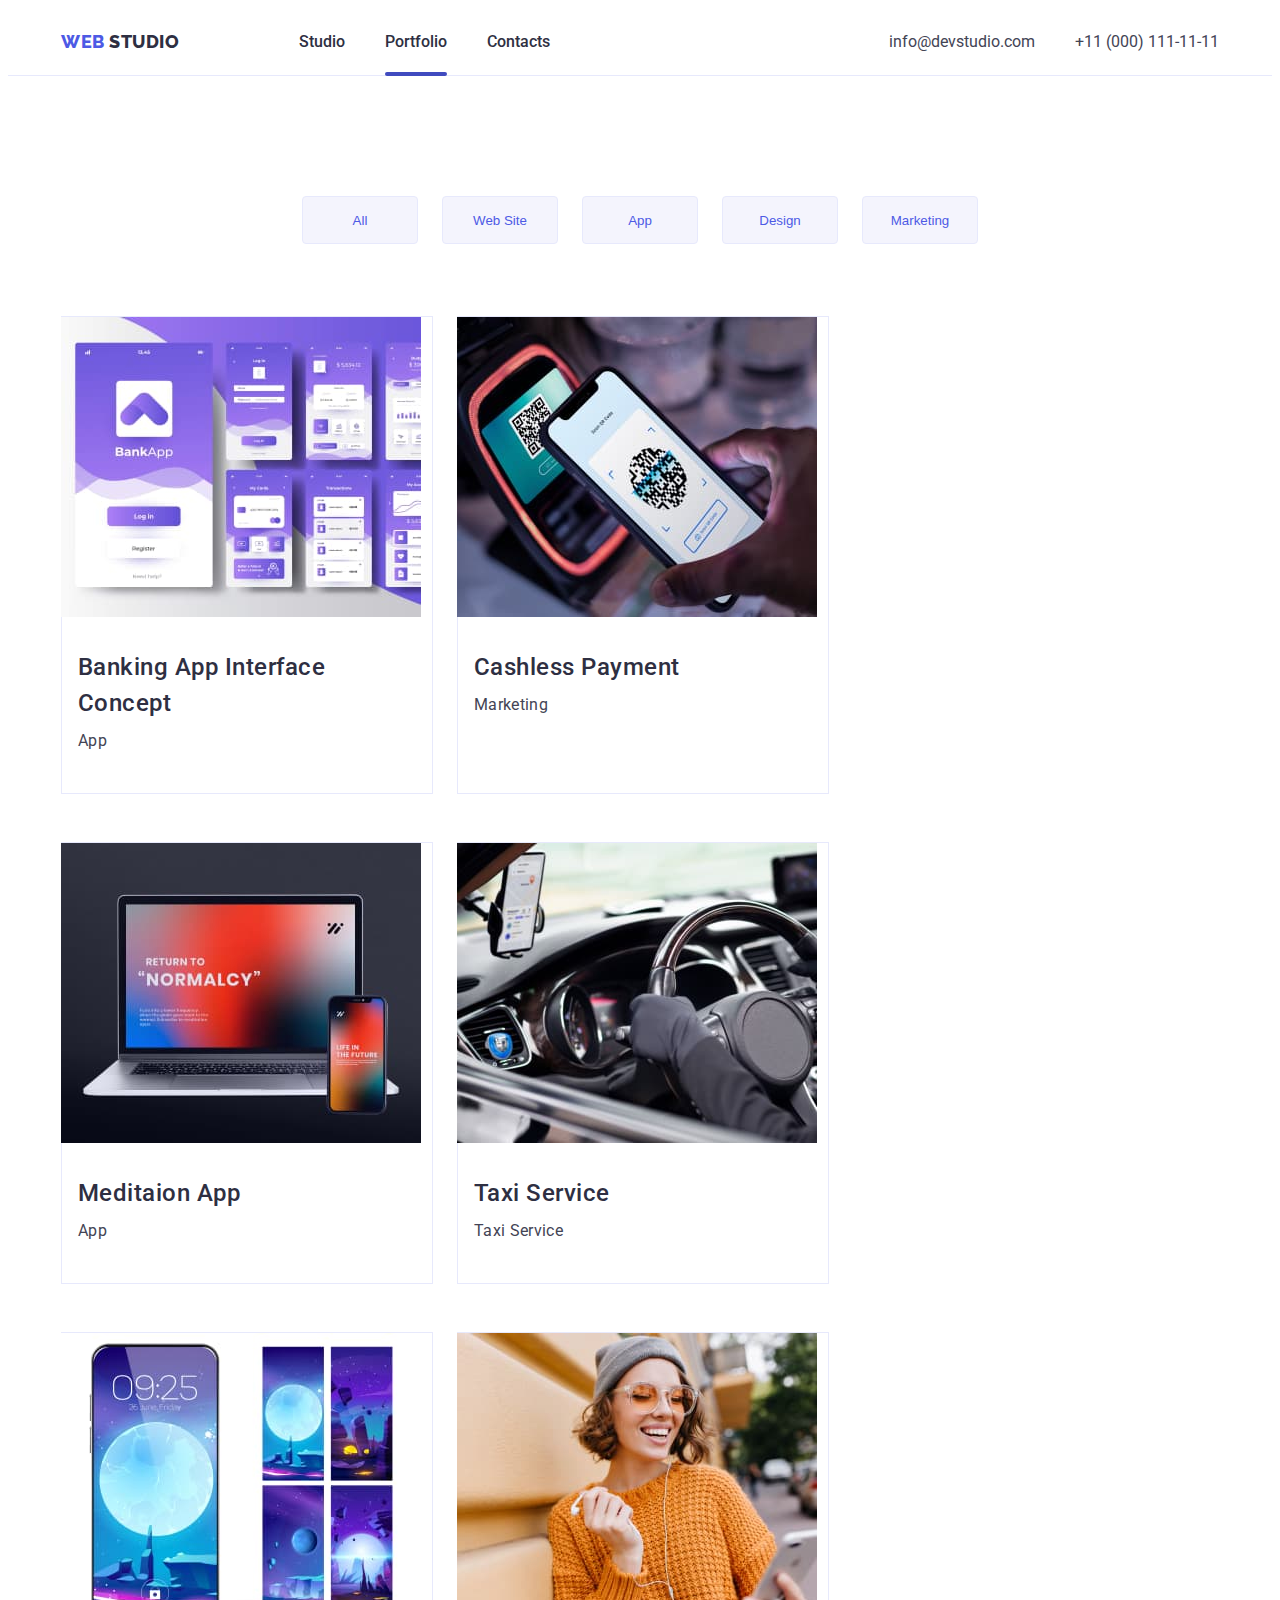
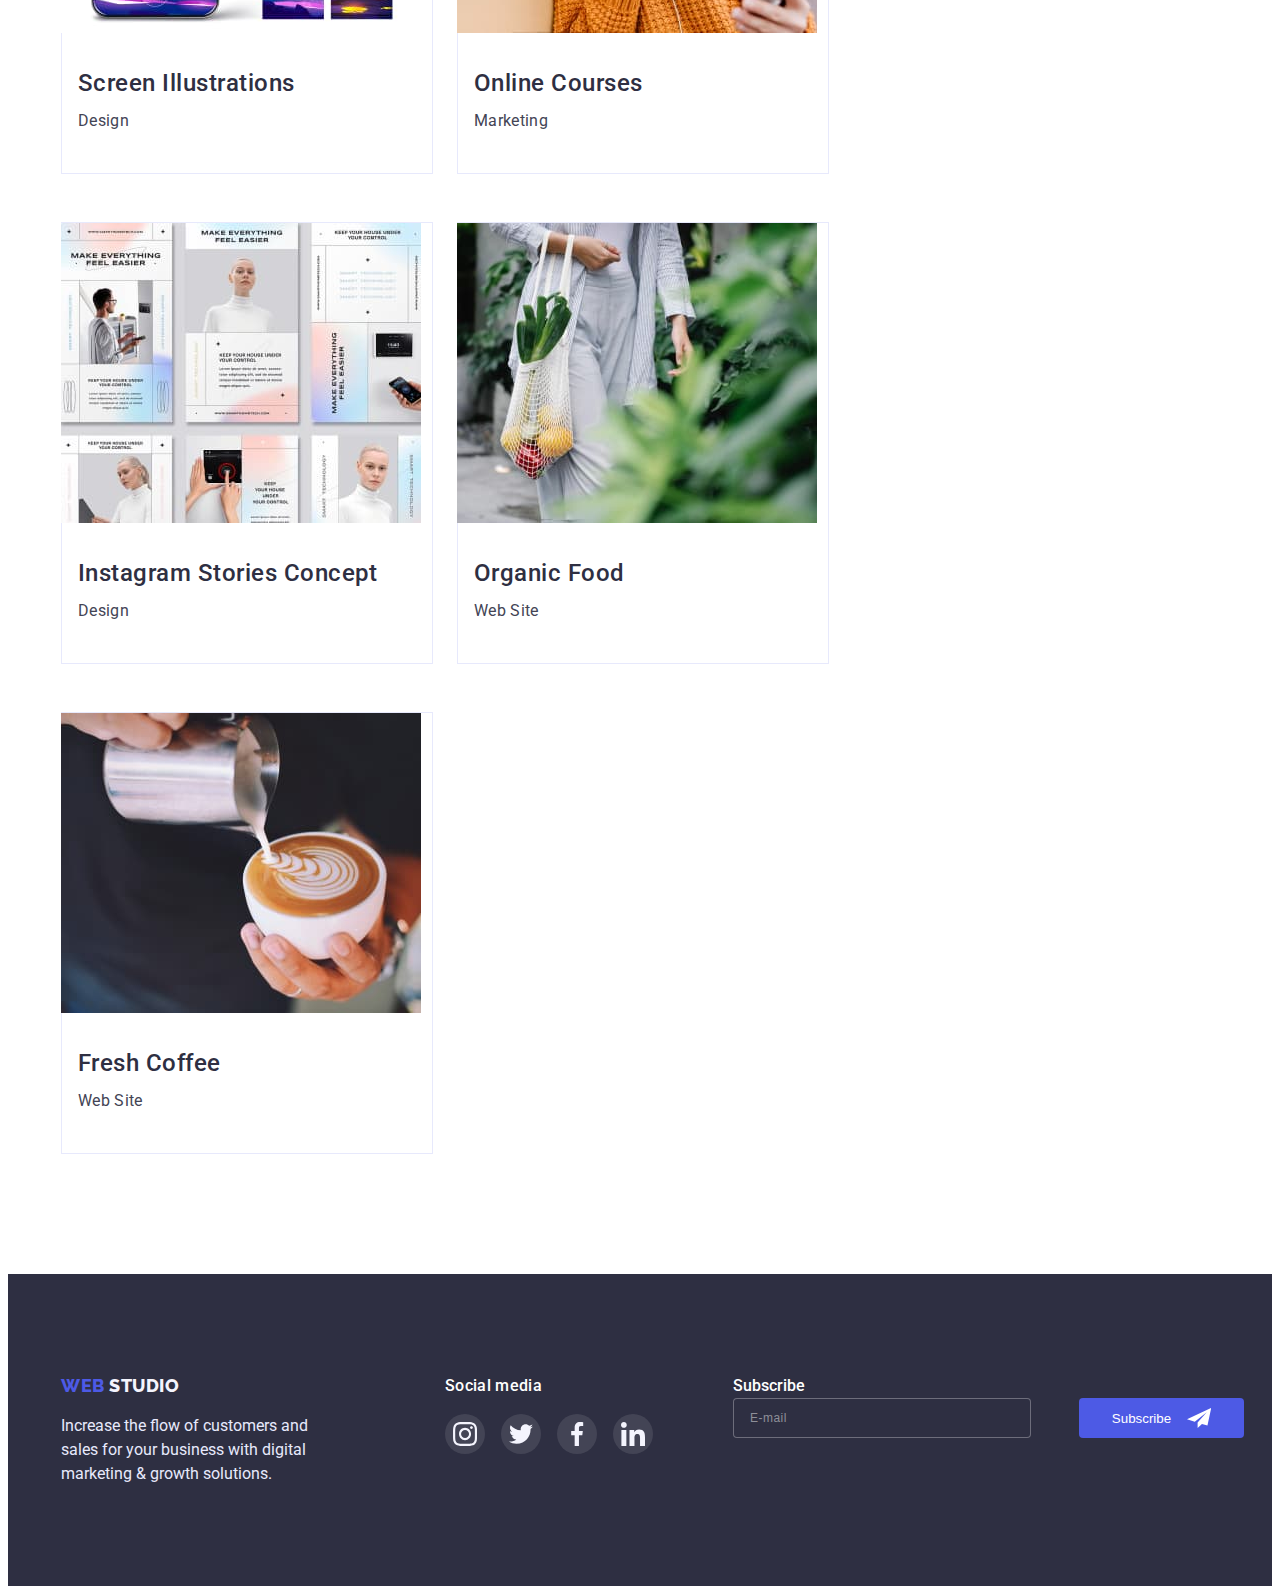
<file: portfolio.html>
<!DOCTYPE html>
<html lang="en">
  <head>
    <meta charset="UTF-8" />
    <meta http-equiv="X-UA-Compatible" content="IE=edge" />
    <meta name="viewport" content="width=device-width, initial-scale=1.0" />
    <title>Portfolio</title>
    <link
      rel="stylesheet"
      href="https://cdnjs.cloudflare.com/ajax/libs/modern-normalize/1.1.0/modern-normalize.min.css"
      integrity="sha512-wpPYUAdjBVSE4KJnH1VR1HeZfpl1ub8YT/NKx4PuQ5NmX2tKuGu6U/JRp5y+Y8XG2tV+wKQpNHVUX03MfMFn9Q=="
      crossorigin="anonymous"
      referrerpolicy="no-referrer"
    />
    <link rel="preconnect" href="https://fonts.googleapis.com" />
    <link rel="preconnect" href="https://fonts.gstatic.com" crossorigin />
    <link
      href="https://fonts.googleapis.com/css2?family=Raleway:wght@800&family=Roboto:wght@400;500;700;900&display=swap"
      rel="stylesheet"
    />

    <link rel="stylesheet" href="./css/styles.css" />
  </head>
  <body class="page">
    <header class="page-header">
      <div class="container main-nav">
        <nav class="site-nav-header">
          <div class="menu-box">
            <a class="logo" href="./index.html">
              WEb
              <span class="second-logo">STUDIO</span>
            </a>
          </div>

          <ul class="site-nav">
            <li class="header-item">
              <a href="./index.html" class="header-link">Studio</a>
            </li>
            <li class="header-item">
              <a href="./portfolio.html" class="header-link current">
                Portfolio
              </a>
            </li>
            <li class="header-item">
              <a href="./index.html" class="header-link">Contacts</a>
            </li>
          </ul>
        </nav>

        <address>
          <ul class="site-contacts list">
            <li class="contact-item">
              <a href="mailto:info@devstudio.com" class="header-mail link">
                info@devstudio.com
              </a>
            </li>
            <li class="contact-item">
              <a href="tel:+110001111111" class="header-tel link">
                +11 (000) 111-11-11
              </a>
            </li>
          </ul>
        </address>
      </div>
    </header>

    <main>
      <section class="section">
        <div class="container">
          <h1 hidden>Portfolio</h1>
          <ul class="score list">
            <li>
              <button class="hero-site-buttons" type="button">All</button>
            </li>
            <li>
              <button class="hero-site-buttons" type="button">Web Site</button>
            </li>
            <li>
              <button class="hero-site-buttons" type="button">App</button>
            </li>
            <li>
              <button class="hero-site-buttons" type="button">Design</button>
            </li>
            <li>
              <button class="hero-site-buttons" type="button">Marketing</button>
            </li>
          </ul>

          <ul class="portfolio list">
            <li class="team-section-portfolio">
              <article class="card">
                <div class="card-thumb">
                  <img
                    src="./images/first.jpg"
                    alt="banking app interface"
                    width="360"
                    height="300"
                  />
                  <p class="thumb-overlay">
                    14 Stylish and User-Friendly App Design Concepts · Task
                    Manager App · Calorie Tracker App · Exotic Fruit Ecommerce
                    App · Cloud Storage App
                  </p>
                </div>
                <div class="card-content">
                  <h2 class="person-name">Banking App Interface Concept</h2>
                  <p class="person-position">App</p>
                </div>
              </article>
            </li>
            <li class="team-section-portfolio">
              <article class="card">
                <div class="card-thumb">
                  <img
                    src="./images/second.jpg"
                    alt="cashless payment"
                    width="360"
                    height="300"
                  />
                  <p class="thumb-overlay">
                    14 Stylish and User-Friendly App Design Concepts · Task
                    Manager App · Calorie Tracker App · Exotic Fruit Ecommerce
                    App · Cloud Storage App
                  </p>
                </div>
                <div class="card-content">
                  <h2 class="person-name">Cashless Payment</h2>
                  <p class="person-position">Marketing</p>
                </div>
              </article>
            </li>
            <li class="team-section-portfolio">
              <article class="card">
                <div class="card-thumb">
                  <img
                    src="./images/third.jpg"
                    alt="working leptop"
                    width="360"
                    height="300"
                  />
                  <p class="thumb-overlay">
                    14 Stylish and User-Friendly App Design Concepts · Task
                    Manager App · Calorie Tracker App · Exotic Fruit Ecommerce
                    App · Cloud Storage App
                  </p>
                </div>
                <div class="card-content">
                  <h2 class="person-name">Meditaion App</h2>
                  <p class="person-position">App</p>
                </div>
              </article>
            </li>
            <li class="team-section-portfolio">
              <article class="card">
                <div class="card-thumb">
                  <img
                    src="./images/fourth.jpg"
                    alt="steering wheel"
                    width="360"
                    height="300"
                  />
                  <p class="thumb-overlay">
                    14 Stylish and User-Friendly App Design Concepts · Task
                    Manager App · Calorie Tracker App · Exotic Fruit Ecommerce
                    App · Cloud Storage App
                  </p>
                </div>
                <div class="card-content">
                  <h2 class="person-name">Taxi Service</h2>
                  <p class="person-position">Taxi Service</p>
                </div>
              </article>
            </li>
            <li class="team-section-portfolio">
              <article class="card">
                <div class="card-thumb">
                  <img
                    src="./images/fifth.jpg"
                    alt="screen illustrations"
                    width="360"
                    height="300"
                  />
                  <p class="thumb-overlay">
                    14 Stylish and User-Friendly App Design Concepts · Task
                    Manager App · Calorie Tracker App · Exotic Fruit Ecommerce
                    App · Cloud Storage App
                  </p>
                </div>
                <div class="card-content">
                  <h2 class="person-name">Screen Illustrations</h2>
                  <p class="person-position">Design</p>
                </div>
              </article>
            </li>
            <li class="team-section-portfolio">
              <article class="card">
                <div class="card-thumb">
                  <img
                    src="./images/sixth.jpg"
                    alt="smiling lady"
                    width="360"
                    height="300"
                  />
                  <p class="thumb-overlay">
                    14 Stylish and User-Friendly App Design Concepts · Task
                    Manager App · Calorie Tracker App · Exotic Fruit Ecommerce
                    App · Cloud Storage App
                  </p>
                </div>
                <div class="card-content">
                  <h2 class="person-name">Online Courses</h2>
                  <p class="person-position">Marketing</p>
                </div>
              </article>
            </li>
            <li class="team-section-portfolio">
              <article class="card">
                <div class="card-thumb">
                  <img
                    src="./images/seventh.jpg"
                    alt="slides with instagram pages"
                    width="360"
                    height="300"
                  />
                  <p class="thumb-overlay">
                    14 Stylish and User-Friendly App Design Concepts · Task
                    Manager App · Calorie Tracker App · Exotic Fruit Ecommerce
                    App · Cloud Storage App
                  </p>
                </div>
                <div class="card-content">
                  <h2 class="person-name">Instagram Stories Concept</h2>
                  <p class="person-position">Design</p>
                </div>
              </article>
            </li>
            <li class="team-section-portfolio">
              <article class="card">
                <div class="card-thumb">
                  <img
                    src="./images/eighth.jpg"
                    alt="lady is carrying bag with organic fruits"
                    width="360"
                    height="300"
                  />
                  <p class="thumb-overlay">
                    14 Stylish and User-Friendly App Design Concepts · Task
                    Manager App · Calorie Tracker App · Exotic Fruit Ecommerce
                    App · Cloud Storage App
                  </p>
                </div>
                <div class="card-content">
                  <h2 class="person-name">Organic Food</h2>
                  <p class="person-position">Web Site</p>
                </div>
              </article>
            </li>
            <li class="team-section-portfolio">
              <article class="card">
                <div class="card-thumb">
                  <img
                    src="./images/ninth.jpg"
                    alt="cup of cupuccino"
                    width="360"
                    height="300"
                  />
                  <p class="thumb-overlay">
                    14 Stylish and User-Friendly App Design Concepts · Task
                    Manager App · Calorie Tracker App · Exotic Fruit Ecommerce
                    App · Cloud Storage App
                  </p>
                </div>
                <div class="card-content">
                  <h2 class="person-name">Fresh Coffee</h2>
                  <p class="person-position">Web Site</p>
                </div>
              </article>
            </li>
          </ul>
        </div>
      </section>
    </main>
    <footer class="footer">
      <div class="container footer-container">
        <div class="container-second">
          <a class="logo logo-footer" href="./index.html">
            WEb
            <span class="second-logo-footer">STUDIO</span>
          </a>
          <p class="footer-text">
            Increase the flow of customers and sales for your business with
            digital marketing & growth solutions.
          </p>
        </div>
        <div class="footer-container-social">
          <h3 class="social-media-text">Social media</h3>
          <ul class="social-media">
            <li class="social-media-item">
              <a href="" class="social-media-link link">
                <svg class="social-media-icon" width="24" height="24">
                  <use
                    href="./images/symbol-defs-social.svg#icon-instagram"
                  ></use>
                </svg>
              </a>
            </li>
            <li class="social-media-item">
              <a href="" class="social-media-link link">
                <svg class="social-media-icon" width="24" height="24">
                  <use
                    href="./images/symbol-defs-social.svg#icon-twitter"
                  ></use>
                </svg>
              </a>
            </li>
            <li class="social-media-item">
              <a href="" class="social-media-link link">
                <svg class="social-media-icon" width="24" height="24">
                  <use
                    href="./images/symbol-defs-social.svg#icon-facebook"
                  ></use>
                </svg>
              </a>
            </li>
            <li class="social-media-item">
              <a href="" class="social-media-link link">
                <svg class="social-media-icon" width="24" height="24">
                  <use
                    href="./images/symbol-defs-social.svg#icon-linkedin"
                  ></use>
                </svg>
              </a>
            </li>
          </ul>
        </div>

        <form class="footer-form" autocomplete="off">
          <label class="footer-form-text" for="footer-input">
            <span>Subscribe</span>
          </label>
          <div class="footer-input">
            <input
              class="footer-form-input"
              type="email"
              name="email"
              autocomplete="off"
              placeholder="E-mail"
              id="footer-input"
            />
            <button type="submit" class="button-subscribe">
              Subscribe
              <svg class="subscribe-icon" width="24" height="24">
                <use href="./images/symbol-defs.new.svg#icon-send"></use>
              </svg>
            </button>
          </div>
        </form>
      </div>
    </footer>
  </body>
</html>
</file>
<file: css/styles.css>
:root {
  --primary-text-color: #434455;
  --title-text-color: #2e2f42;
  --accent-color: #4d5ae5;
  --primary-white-color: #ffffff;
  --main-background-color: #e5e5e5;
  --buttons-background-color: #f4f4fd;
  --footer-text-color: #e7e9fc;
  --special-buttons-color: #404bbf;
  --customer-icons-color: #8e8f99;
  --footer-special-color: #31d0aa;
  --modal-color: #8e8f99;
}
.visually-hidden {
  position: absolute;
  width: 1px;
  height: 1px;
  margin: -1px;
  border: 0;
  padding: 0;
  white-space: nowrap;
  clip-path: inset(100%);
  clip: rect(0, 0, 0, 0);
  overflow: hidden;
}

h1,
h2,
h3,
h4,
h5,
h6,
ul,
p {
  margin: 0;
  padding: 0;
}

ul {
  margin: 0;
  padding-left: 0;
  list-style: none;
}

img,
svg {
  display: block;
  max-width: 100%;
  height: auto;
}

a,
link {
  text-decoration: none;
}

body {
  font-family: "Roboto", sans-serif;
  color: var(--title-text-color);
}

.container {
  max-width: 428px;
  width: 100%;
  margin-left: auto;
  margin-right: auto;
  padding: 0 15px;
}

.is-hidden {
  visibility: hidden;
  pointer-events: none;
  opacity: 0;
}

@media screen and (min-width: 768px) {
  .container {
    max-width: 768px;
  }
}
@media screen and (min-width: 1200px) {
  .container {
    max-width: 1158px;
  }
}

.section {
  padding: 96px 0;
}

@media screen and (min-width: 1200px) {
  .section {
    padding: 120px 0;
  }
}

.subject-name {
  margin-bottom: 72px;
  text-align: center;
  color: var(--title-text-color);
  font-size: 36px;
  line-height: 40px;
  letter-spacing: 0.02em;
  text-transform: capitalize;
}

/* MOBILE */
.close-menu-btn:is(:hover, :focus) {
  background-color: var(--special-buttons-color);
}

.close-menu-btn:is(:hover, :focus) .close-menu-icon {
  fill: var(--primary-white-color);
}

/* * MOBILE */

/* MODAL */

.backdrop.is-hidden .modal {
  transform: translate(-50%, -50%) scale(1.2);
}
.backdrop {
  position: fixed;
  top: 0;
  left: 0;
  width: 100%;
  height: 100%;

  z-index: 100;
  background: rgba(46, 47, 66, 0.4);
  transition: opacity 250ms cubic-bezier(0.4, 0, 0.2, 1),
    visibility 0.35s cubic-bezier(0.4, 0, 0.2, 1);
}
.modal {
  position: relative;
  display: flex;
  top: 50%;
  left: 50%;
  transform: translate(-50%, -50%);
  max-width: 408px;
  width: calc(100% - 2 * 15px);
  height: auto;
  padding: 72px 24px 24px 24px;
  overflow: auto;
  background-color: var(--primary-white-color);
  box-shadow: 0px 1px 1px rgba(0, 0, 0, 0.14), 0px 1px 3px rgba(0, 0, 0, 0.12),
    0px 2px 1px rgba(0, 0, 0, 0.2);
  border-radius: 4px;
  transition: transform 250ms cubic-bezier(0.4, 0, 0.2, 1);
}
.modal-form {
  width: 100%;
}
.modal-close-btn {
  position: absolute;
  top: 24px;
  right: 24px;
  cursor: pointer;
  border-radius: 50%;
  width: 24px;
  height: 24px;
  display: flex;
  justify-content: center;
  align-items: center;
  background: var(--footer-text-color);
  color: var(--title-text-color);
  border: 1px solid rgba(0, 0, 0, 0.1);
  transition: background 250ms cubic-bezier(0.4, 0, 0.2, 1);
}
.modal-close-btn:is(:hover, :focus) {
  border-color: var(--accent-color);
  background-color: var(--accent-color);
  color: var(--footer-text-color);
}
.mobile-icon {
  fill: var(--primary-text-color);
}
.modal-close-btn-icon {
  fill: currentColor;
}
.form-title {
  font-weight: 500;
  color: var(--title-text-color);
  margin-bottom: 16px;
  text-align: center;
}
.form-input {
  width: 100%;
  height: 40px;
  border: 1px solid rgba(33, 33, 33, 0.2);
  border-radius: 4px;
  padding: 10px 20px 10px 38px;

  transition: border 250ms cubic-bezier(0.4, 0, 0.2, 1);
}

.form-label {
  display: block;
  color: var(--modal-color);

  font-size: 12px;
  line-height: 1.16;
  letter-spacing: 0.01em;

  margin-bottom: 4px;
}
.form-control {
  position: relative;
}
.form-group {
  margin-bottom: 8px;
}
.form-group-checkbox {
  margin-bottom: 8px;
}
.form-group-comment {
  height: 120px;
}

.form-icon {
  position: absolute;
  left: 17px;
  top: 50%;
  transform: translateY(-50%);
}
.form-input:focus {
  border-color: var(--accent-color);
  outline: none;
}
.form-input:focus + .form-icon {
  fill: var(--accent-color);
}
.form-label-checkbox {
  font-size: 11px;
  line-height: 1.16;
  letter-spacing: 0.04em;
  color: var(--modal-color);
  margin-right: 8px;
}
.form-label-checkbox::before {
  display: inline-block;
  margin-right: 8px;
  vertical-align: middle;
  content: "";
  width: 16px;
  height: 16px;
  background: var(--primary-white-color);
  border: 1px solid var(--title-text-color);
  border-radius: 2px;
}
.check:checked + .form-label-checkbox::before {
  background-color: var(--special-buttons-color);
  border-color: var(--special-buttons-color);
  background-image: url(../images/check.svg);
  background-repeat: no-repeat;
  background-position: center;
}

.form-textarea {
  display: block;
  width: 100%;
  min-height: 120px;
  padding: 5px 10px;
  border: 1px solid;
  border-radius: 4px;
  resize: none;
  font-weight: 400;
  font-size: 12px;
  line-height: 1.16;
  color: rgba(46, 47, 66, 0.4);
  transition: border 250ms cubic-bezier(0.4, 0, 0.2, 1);
}
.form-textarea:focus {
  border-color: var(--accent-color);
  outline: none;
}
.form-textarea:focus::placeholder {
  color: var(--accent-color);
}
.privacy-desc {
  color: var(--accent-color);
}
.send-btn {
  display: block;
  cursor: pointer;
  font-family: inherit;
  margin: 24px auto;
  background-color: var(--accent-color);
  color: var(--primary-white-color);
  box-shadow: 0px 4px 4px rgba(0, 0, 0, 0.15);
  border-radius: 4px;
  border: none;
  width: 169px;
  height: 56px;
}
.send-btn:is(:hover, :focus) {
  background: var(--special-buttons-color);
}
/* MODAL */
/* MOBILE MENU */

.page-header {
  border-bottom: 1px solid rgba(231, 233, 252, 1);
}
@media screen and (max-width: 767px) {
  .menu-box {
    display: flex;
    align-items: center;
    min-height: 70px;
  }
}

@media screen and (min-width: 768px) {
  .menu-box {
    margin-right: 120px;
  }
}

.mobile-menu-btn {
  display: block;
  background-color: transparent;
  padding: 0;
  margin-left: auto;
  border: none;
}

/* @media screen and (min-width: 768px) {
  .mobile-menu-btn {
    display: none;
  }
} */

.header-nav-wrap {
  position: fixed;
  z-index: 999;
  top: 0;
  right: 0;
  width: 100%;
  height: 100%;
  padding: 80px 35px 40px 40px;
  display: flex;
  flex-direction: column;
  justify-content: space-between;
  gap: 20px;
  background-color: var(--primary-white-color);
  transform: translateX(100%);
  transition: transform 250ms cubic-bezier(0.4, 0, 0.2, 1) ease-in-out;
}
.header-nav-wrap.is-open {
  transform: translateX(0);
}
.close-menu-btn {
  position: absolute;
  display: flex;
  justify-content: center;
  align-items: center;
  right: 24px;
  top: 24px;
  border-radius: 50%;
  width: 24px;
  height: 24px;
  border: 1px solid rgba(0, 0, 0, 0.1);
  background-color: var(--footer-text-color);
}
.close-menu-icon {
  display: flex;
  justify-content: center;
  align-items: center;
}

.menu-content {
  display: flex;
  flex-direction: column;
  height: 100%;
  overflow-y: scroll;
}

.header-nav-wrap .close-menu-btn {
  position: absolute;
  top: 24px;
  right: 16px;
  color: var(--primary-white-color);
}
.header-nav-wrap .close-menu-btn {
  width: 24px;
  top: 24px;
  right: 24px;
  height: 24px;
  display: flex;
  justify-content: center;
  align-items: center;
  background: var(--footer-text-color);
  border-radius: 50%;
  border: 1px solid rgba(0, 0, 0, 0.1);
}
.close-menu-btn {
  border: none;
  background: transparent;
}

.mobile-menu {
  padding: 0;
  margin-top: 32px;

  list-style: none;
  display: flex;
  flex-direction: column;
}
.burger-link:not(:last-child) {
  margin-bottom: 40px;
}

.burger-link {
  display: block;

  font-weight: 700;
  font-size: 36px;
  line-height: 1.11;

  letter-spacing: 0.02em;
  text-transform: capitalize;

  color: #2e2f42;
  text-decoration: none;
}

.mobile-menu .link {
  display: block;

  font-weight: 700;
  font-size: 36px;
  line-height: 1.11;

  letter-spacing: 0.02em;
  text-transform: capitalize;

  color: #2e2f42;
  text-decoration: none;
}
.mobile-menu .menu-contacts {
  color: var(--special-buttons-color);
}
.mobile-wrap {
  margin-top: auto;
}

.buger-list {
  margin-top: 40px;
}
.burger-mail {
  font-style: normal;
  font-weight: 500;
  font-size: 20px;
  line-height: 1.2;
  letter-spacing: 0.02em;

  color: var(--primary-text-color);
}

.burger-tel {
  font-weight: 600;
  font-size: 24px;
  line-height: 1.66;
  font-style: normal;

  color: var(--accent-color);
}

.mobile-list {
  display: flex;
  justify-content: flex-start;

  gap: 28px;
  margin-top: 48px;
}

.mobile-list-link {
  display: flex;
  justify-content: center;
  align-items: center;
  fill: var(--primary-white-color);
  background: var(--accent-color);
  width: 40px;
  height: 40px;
  border-radius: 50%;
}

/* MOBILE MENU */

/* ...........HEADER */

/* LOGO */

.logo {
  /* margin-right: 76px; */
  font-family: "Raleway", sans-serif;
  font-weight: 800;
  font-size: 18px;
  line-height: 1.33;
  letter-spacing: 0.03em;
  text-transform: uppercase;
  color: var(--accent-color);
}

.second-logo {
  color: var(--title-text-color);
}
/* LOGO */

.site-nav {
  display: none;
}

@media screen and (min-width: 768px) {
  .site-nav {
    display: flex;
  }
}

.site-contacts {
  display: none;
}

@media screen and (min-width: 768px) {
  .site-contacts {
    display: block;

    gap: 6px;
  }
}

.contact-item .item:last-child {
  margin-left: 156px;
  margin-right: 40px;
}

@media screen and (min-width: 768px) {
  .main-nav {
    display: flex;
    align-items: center;
  }
}

@media screen and (min-width: 768px) {
  .site-nav-header {
    display: flex;
    align-items: center;
    margin-right: auto;
  }
}

.site-nav .list .link {
  text-decoration: none;
  color: var(--title-text-color);

  transition: color 250ms cubic-bezier(0.4, 0, 0.2, 1);
}
.site-nav.list .link:hover,
.site-nav.list .link:focus {
  color: var(--accent-color);
}
.contact-item .link {
  transition: background-color 250ms cubic-bezier(0.4, 0, 0.2, 1);
}
.contact-item .link:focus,
.contact-item .link:hover {
  color: var(--special-buttons-color);
}

.header-item:not(:last-child) {
  margin-right: 40px;
}

@media screen and (min-width: 768px) {
  .header-link {
    position: relative;
    display: block;
    padding: 24px 0;
    font-weight: 500;
    font-size: 16px;
    color: var(--title-text-color);
  }
  .header-mail,
  .header-tel {
    font-style: normal;
    line-height: 1.5;
    color: var(--primary-text-color);

    transition: color 250ms cubic-bezier(0.4, 0, 0.2, 1);
  }
  .header-mail:is(:hover, :focus) {
    color: var(--special-buttons-color);
  }
}
.header-link:is(:hover, :focus) {
  color: var(--special-buttons-color);
}

.header-link.current::after {
  content: "";
  position: absolute;
  bottom: -1px;
  left: 0;
  display: block;
  width: 100%;
  height: 4px;
  background: var(--special-buttons-color);
  border-radius: 2px;
}

@media screen and (min-width: 768px) and (max-width: 1199px) {
  .contact-item:not(:last-child) {
    padding-bottom: 6px;
  }
}

/* HEADER */

/* HERO SECTION */

.hero {
  /* padding: 188px 0; */
  padding: 122px 0;
  margin: 0 auto;
  max-width: 1440px;
  min-height: 432px;
  text-align: center;
  background: var(--title-text-color);
  background-image: linear-gradient(
      rgba(46, 47, 66, 0.7),
      rgba(46, 47, 66, 0.7)
    ),
    url(../images/hero-mobile.jpg);
  background-repeat: no-repeat;
  background-position: center;
  background-size: cover;
}

@media (min-device-pixel-ratio: 2), (min-resolution: 192dpi) {
  .hero {
    background-image: linear-gradient(
        rgba(46, 47, 66, 0.7),
        rgba(46, 47, 66, 0.7)
      ),
      url(../images/hero-mobile.jpg);
  }
}

.hero-title {
  margin: 0 auto 48px;
  width: 290px;
  font-weight: 700;
  font-size: 31px;
  line-height: 1.07;
  text-align: center;
  letter-spacing: 0.02em;
  text-transform: capitalize;
  color: var(--primary-white-color);
}

@media screen and (min-width: 428px) and (max-width: 767px) {
  .hero-title {
    width: 320px;
    font-size: 36px;
  }
}

@media screen and (min-width: 768px) {
  .hero-title {
    margin: 0 auto 36px;
    width: 496px;
    font-size: 56px;
  }
}

.button-primary {
  display: block;
  cursor: pointer;
  font-family: inherit;
  left: 636px;
  top: 428px;
  border: none;
  border-radius: 4px;
  margin-right: auto;
  margin-left: auto;
  min-width: 169px;
  padding: 16px 32px;
  color: var(--primary-white-color);
  background-color: var(--accent-color);

  transition: background-color 250ms cubic-bezier(0.4, 0, 0.2, 1);
}
.button-primary:hover,
.button-primary:focus {
  background-color: var(--special-buttons-color);
}
/* HERO SECTION */

/* SECTION ADVANTAGES */

.description {
  display: flex;
  flex-wrap: wrap;
  gap: 72px;
}

@media screen and (min-width: 768px) {
  .description {
    gap: 72px 24px;
  }
}

@media screen and (min-width: 768px) {
  .benefits {
    /* flex-basis: calc((100% - 72px) / 4); */
    flex-basis: calc((100% - 24px) / 2);
  }
}

.benefits-place {
  display: none;
}

.feature-title {
  text-align: center;
  /* margin-top: 8px; */
  margin-bottom: 8px;

  font-size: 36px;
  line-height: 1.1;
  letter-spacing: 0.02em;
  color: var(--title-text-color);
}

@media screen and (min-width: 768px) {
  .feature-title {
    text-align: start;
  }
}

.feature-text {
  line-height: 24px;
  letter-spacing: 0.02em;
  color: var(--primary-text-color);
}
.advantages {
  padding-bottom: 0;
}

/* SECTION ADVANTages */

/* WHAT ARE WE DOING SECTION */
.section-third {
  display: none;
}
/* WHAT ARE WE DOING SECTION */

/* ////////////OUR TEAM SECTION */

.section.team {
  background-color: var(--buttons-background-color);
}

@media screen and (min-width: 768px) {
  .team-list {
    display: flex;
    flex-wrap: wrap;
    gap: 64px 24px;
    margin: 0 auto;
    width: 552px;
  }
}

.team-section-item {
  background: var(--primary-white-color);
  border-radius: 0px 0px 4px 4px;
  box-shadow: 0px 1px 6px rgba(46, 47, 66, 0.08),
    0px 1px 1px rgba(46, 47, 66, 0.16), 0px 2px 1px rgba(46, 47, 66, 0.08);
  flex-basis: calc((100% - 72px) / 4);
}

@media screen and (max-width: 767px) {
  .team-section-item {
    width: 264px;
    margin: 0 auto;
  }
}

@media screen and (max-width: 767px) {
  .team-section-item:not(:last-child) {
    margin-bottom: 72px;
  }
}

@media screen and (min-width: 768px) {
  .team-section-item {
    flex-basis: calc((100% - 24px) / 2);
  }
}

.team-content {
  text-align: center;
  padding: 32px 16px;
}
.person-position {
  line-height: 24px;
  letter-spacing: 0.02em;
  color: var(--primary-text-color);
  margin-bottom: 8px;
}

.person-name {
  font-weight: 500;
  line-height: 1.5;
  letter-spacing: 0.02em;
  color: var(--title-text-color);
}

.team-social-list {
  display: flex;
  gap: 24px;
  justify-content: center;
}

.team-social-link {
  display: flex;
  justify-content: center;
  align-items: center;
  width: 40px;
  height: 40px;
  border-radius: 50%;
  background-color: var(--accent-color);
  color: var(--primary-white-color);

  transition: background-color 250ms cubic-bezier(0.4, 0, 0.2, 1);
}

.team-social-link:is(:hover, :focus) {
  background-color: var(--special-buttons-color);
}
.team-social-icon {
  fill: currentColor;
}

/* OUR TEAM SECTION */

/* CUSTOMERS SECTION */

.customers-list {
  display: flex;
  justify-content: center;
  align-items: center;
  flex-wrap: wrap;
  gap: 24px;
}

@media screen and (min-width: 428px) and (max-width: 767px) {
  .customers-list {
    gap: 72px 16px;
  }
}

@media screen and (min-width: 428px) and (max-width: 767px) {
  .customers-list-item {
    width: calc((100% - 16px) / 2);
  }
}

@media screen and (min-width: 768px) {
  .customers-list-item {
    width: calc((100% - 48px) / 3);
  }
}

.customers-link {
  display: flex;
  justify-content: center;
  align-items: center;
  width: 168px;
  height: 88px;
  color: var(--customer-icons-color);
  border: 1px solid var(--customer-icons-color);
  border-radius: 4px;

  transition: color 250ms cubic-bezier(0.4, 0, 0.2, 1),
    border 250ms cubic-bezier(0.4, 0, 0.2, 1);
}

@media screen and (min-width: 428px) and (max-width: 767px) {
  .customers-link {
    width: 190px;
  }
}

.customers-link:hover,
.customers-link:focus {
  color: var(--special-buttons-color);
  border: 1px solid var(--special-buttons-color);
}

.customers-list-icon {
  fill: currentColor;
}

/* CUSTOMERS SECTION */

/* FOOTER */
.footer {
  background: var(--title-text-color);
  padding: 100px 0;
  width: 100%;
}
.container-second {
  display: flex;
  align-items: center;
  flex-direction: column;
}

.second-logo-footer {
  color: var(--buttons-background-color);
}
.logo-footer {
  justify-content: center;
  align-items: center;
}
.second-logo {
  margin-top: 100px;
}
.footer-text {
  margin-top: 16px;
  width: 264px;

  font-size: 16px;
  line-height: 1.5;
  color: var(--footer-text-color);
}
.social-media-text {
  margin-bottom: 16px;
  text-align: center;
  color: var(--primary-white-color);
  font-weight: 500;
  font-size: 16px;
  line-height: 1.5;
  letter-spacing: 0.02em;
}

.social-media {
  display: flex;
  justify-content: center;
  gap: 16px;
}

.social-media-link {
  display: flex;
  justify-content: center;
  align-items: center;
  width: 40px;
  height: 40px;
  border-radius: 50%;
  background-color: rgba(255, 255, 255, 0.1);
  color: var(--buttons-background-color);
  transition: background 250ms cubic-bezier(0.4, 0, 0.2, 1);
}

.social-media-link:is(:hover, :focus) {
  background: var(--footer-special-color);
}
.social-media-icon {
  fill: currentColor;
}
.footer-form-text {
  color: var(--primary-white-color);
  margin-bottom: 16px;
  font-weight: 500;
  font-size: 16px;
  line-height: 1.5;
}
.footer-form-input {
  width: 264px;
  padding: 7px 16px;
  font-size: 12px;
  line-height: 2;
  letter-spacing: 0.04em;
  color: rgba(255, 255, 255, 0.6);
  border: 1px solid rgba(255, 255, 255, 0.3);
  background-color: var(--title-text-color);
  border-radius: 4px;
}

@media screen and (max-width: 1199px) {
  .container-f {
    max-width: 552px;
  }
}
@media screen and (min-width: 320px) and (max-width: 767px) {
  .button-subscribe {
    margin-top: 16px;
  }

  .footer-form {
    display: flex;
    flex-direction: column;
    align-items: center;
    margin-top: 72px;
  }
  .social-media-text {
    margin-top: 72px;
  }

  .footer-input {
    display: flex;
    flex-direction: column;
    justify-content: center;
  }
}

/* TABLET DLJA MENE */

@media screen and (min-width: 768px) and (max-width: 1199px) {
  .customers-list {
    gap: 72px 24px;
    width: 552px;
    margin: 0 auto;
  }
  .mobile-icon {
    display: none;
  }

  .contact-item {
    font-size: 12px;
    line-height: 1.16;
  }
  .footer-container {
    width: 552px;

    display: flex;
    flex-wrap: wrap;
    gap: 72px 24px;
  }

  .container-second {
    width: 264px;
    align-items: flex-start;
  }
  .footer-container-social {
    width: 208px;
  }
  .social-media-text {
    text-align: justify;
  }
  .footer-input {
    display: flex;
    gap: 24px;
  }
  .social-media-text {
    text-align: start;
  }
}

/* DESKTOP DLJA MENE */
@media screen and (min-width: 1200px) {
  .container {
    max-width: 1158px;
  }

  .section {
    padding: 120px 0;
  }

  .modal {
    max-width: 408px;
  }

  .mobile-icon {
    display: none;
  }
  .site-contacts {
    display: flex;
    gap: 40px;
  }
  .contact-item {
    font-size: 16px;
    line-height: 1.5;
  }
  .feature-title {
    font-weight: 500;
    font-size: 20px;
    line-height: 1.2;
  }

  .hero {
    text-align: center;
    padding: 188px 0;
    margin: 0 auto;
    flex-grow: 1;
    max-width: 1440px;
    width: 100%;
    background-size: cover;
    background: var(--title-text-color);

    background-image: linear-gradient(
        rgba(46, 47, 66, 0.7),
        rgba(46, 47, 66, 0.7)
      ),
      url(../images/hero.jpg);
    background-repeat: no-repeat;
    background-position: center;
  }
  @media (min-device-pixel-ratio: 2), (min-resolution: 192dpi) {
    .hero {
      background-image: linear-gradient(
          rgba(46, 47, 66, 0.7),
          rgba(46, 47, 66, 0.7)
        ),
        url(../images/hero.jpg);
    }
  }

  .customers-list-item {
    flex-basis: calc((100% - 24px * 5) / 6);
  }
  .task {
    display: flex;
    flex-wrap: wrap;
    gap: 24px;
    /* margin-top: 72px; */
  }
  .section-third {
    padding-top: 0;
    display: block;
  }
  .benefits-place {
    display: flex;
    justify-content: center;
    align-items: center;
    flex-wrap: wrap;
    height: 112px;
    background: var(--buttons-background-color);
    border-radius: 4px;
    margin-bottom: 8px;
  }
  .benefits {
    flex-basis: calc((100% - 72px) / 4);
  }
  .team-list {
    flex-basis: calc((100% - 3 * 24px) / 4);
  }
  .team-list {
    display: flex;
    flex-wrap: nowrap;
    gap: 24px;
    margin: 0 auto;
    width: 1128px;
  }

  .footer-container {
    display: flex;
  }

  .container-second {
    margin-right: 120px;
    align-items: flex-start;
  }

  .footer-container-social {
    margin-right: 80px;
  }

  .footer-form-input::placeholder {
    display: flex;
    align-items: center;
    letter-spacing: 0.04em;
    font-size: 12px;
    line-height: 2;
    color: var(--modal-color);
  }

  .footer-input {
    display: flex;
    gap: 24px;
  }
  .social-media-text {
    text-align: start;
  }

  .footer-form-input {
    margin-right: 24px;
  }
}

@media screen and (max-width: 1199px) {
  .footer-form-input::placeholder {
    font-size: 12px;
    line-height: 2;
    display: flex;
    align-items: center;
    letter-spacing: 0.04em;
    color: var(--modal-color);
    opacity: 0.6;
  }

  .footer-form-text {
    display: block;
    margin-bottom: 16px;
  }
}

.button-subscribe {
  display: flex;
  flex-direction: row;
  justify-content: center;
  align-items: center;
  align-self: center;
  gap: 16px;
  width: 165px;
  padding: 8px 24px;
  border-radius: 4px;
  border: none;

  color: var(--primary-white-color);
  background-color: var(--accent-color);

  cursor: pointer;
  transition: background 250ms cubic-bezier(0.4, 0, 0.2, 1);
}

.button-subscribe:is(:hover, :focus) {
  background-color: var(--special-buttons-color);
}
.subscribe-icon {
  fill: var(--primary-white-color);

  flex: none;
  order: 1;
  flex-grow: 0;
}

.subscribe-form {
  display: flex;
  flex-direction: column;
  justify-content: center;
  align-items: center;
  gap: 16px;
  width: 100%;
}

/* ?PORTFOLIO */

.score {
  margin-bottom: 72px;
  display: flex;
  justify-content: center;
  gap: 24px;
}
.hero-site-buttons {
  color: var(--accent-color);
  background-color: var(--buttons-background-color);
  cursor: pointer;
  padding: 12px 24px;
  width: 116px;
  height: 48px;
  border: 1px solid var(--footer-text-color);
  border-radius: 4px;

  transition: color 250ms cubic-bezier(0.4, 0, 0.2, 1),
    background 250ms cubic-bezier(0.4, 0, 0.2, 1),
    box-shadow 250ms cubic-bezier(0.4, 0, 0.2, 1);
}

.hero-site-buttons:hover,
.hero-site-buttons:focus {
  border-color: transparent;
  color: var(--primary-white-color);
  background-color: var(--special-buttons-color);
  box-shadow: 0px 3px 1px rgba(0, 0, 0, 0.1), 0px 2px 1px rgba(0, 0, 0, 0.08),
    0px 2px 2px rgba(0, 0, 0, 0.12);
}
.hero-btn {
  display: flex;
  justify-content: center;
  padding: 96px 0 72px;
  gap: 24px;
}

.portfolio {
  display: flex;
  flex-wrap: wrap;
  gap: 48px 24px;
}

.team-section-portfolio {
  display: block;
  flex-basis: calc((100% - 48px) / 3);
  transition: box-shadow 250ms cubic-bezier(0.4, 0, 0.2, 1);
  border: 1px solid var(--footer-text-color);
}

.team-section-portfolio:hover .thumb-overlay {
  transform: translateY(0);
}
.person-position {
  margin-top: 8px;
}
.card-content {
  padding: 32px 16px;
}

.team-section-portfolio:is(:hover, :focus) {
  box-shadow: 0px 1px 6px rgba(46, 47, 66, 0.08),
    0px 1px 1px rgba(46, 47, 66, 0.16), 0px 2px 1px rgba(46, 47, 66, 0.08);
}

.card-thumb {
  position: relative;
  display: flex;
  overflow: hidden;
  width: calc(100% + 2px);
  transform: translate(-1px);
}

.thumb-overlay {
  position: absolute;
  left: 0px;
  top: 0px;
  width: 100%;
  height: 100%;
  padding: 40px 32px;

  color: var(--buttons-background-color);
  background: var(--accent-color);
  transform: translateY(100%);
  transition: transform 250ms cubic-bezier(0.4, 0, 0.2, 1);
  overflow: auto;
}
</file>
